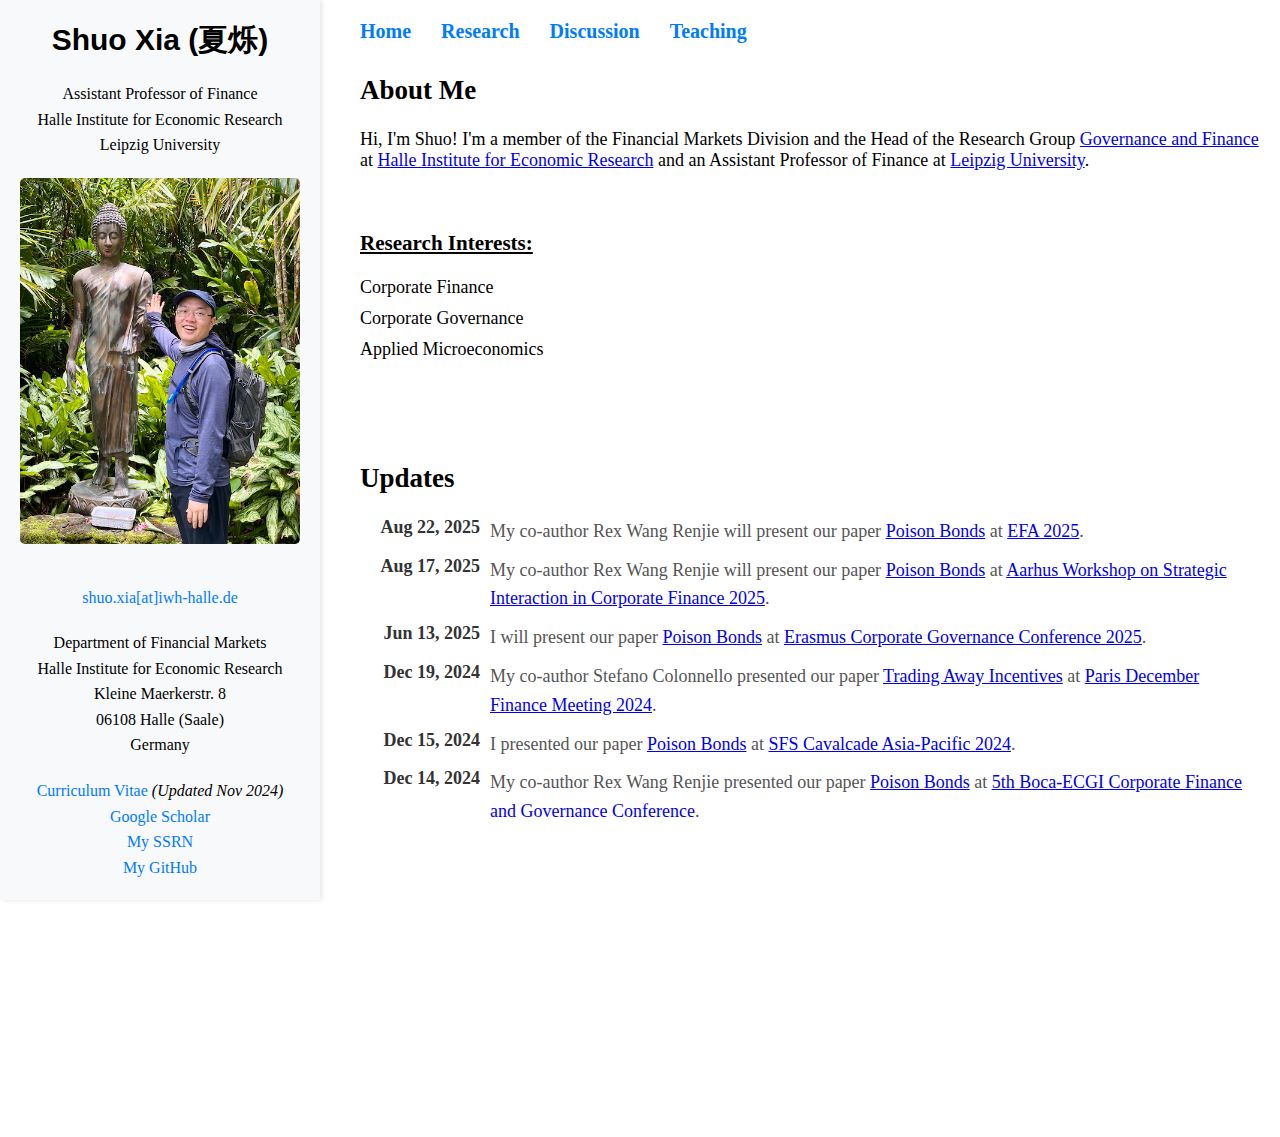
<file: index.html>
<!DOCTYPE html>
<html lang="en">
<head>
    <title>Shuo Xia 夏烁</title>
    <meta charset="utf-8">
    <meta name="viewport" content="width=device-width, initial-scale=1">
    <link rel="stylesheet" href="styles.css">
</head>


<body>
  <!-- Side Bar -->
  <div id="sidebar"></div>
  <!-- Main Content -->
  <div class="main-content">
    <!-- Navigation -->
    <nav>
      <ul>
        <li><a href="/">Home</a></li>
        <li><a href="Research.html">Research</a></li>
        <li><a href="Discussion.html">Discussion</a></li>
        <li><a href="Teaching.html">Teaching</a></li>
      </ul>
    </nav>

    <!-- Introduction Section -->
    <div>
      <h2>About Me</h2>
      <p>Hi, I'm Shuo! I'm a member of the Financial Markets Division and the Head of the Research Group <a href="https://www.iwh-halle.de/en/research/research-groups/detail/governance-and-finance" target="_blank" rel="noopener noreferrer">Governance and Finance</a> at
        <a href="https://www.iwh-halle.de/en/about-the-iwh/team/detail/shuo-xia" target="_blank" rel="noopener noreferrer"> Halle Institute for Economic Research</a> 
        and an Assistant Professor of Finance at <a href="https://www.wifa.uni-leipzig.de/en/institut-for-commerce-and-banking" target="_blank" rel="noopener noreferrer"> Leipzig University</a>.
      </p>
    <br>
      <h3><u><b>Research Interests:</b></u></h3>
      <ul>
        <li>Corporate Finance</li>
        <li>Corporate Governance</li>
        <li>Applied Microeconomics</li>
      </ul>
    </div>

  <br><br><br>
  <!-- Updates Section -->
   <div>
    <h2>Updates</h2>

    <!-- Scrollable Section -->
    <div class="list-section">
      <ul>
        <li>
          <div class="date">Aug 22, 2025</div>
          <div class="text">
            My co-author Rex Wang Renjie will present our paper <a href="https://papers.ssrn.com/sol3/papers.cfm?abstract_id=4486434" target="_blank" rel="noopener noreferrer">Poison Bonds</a> at <a href="https://efa2025.efa-meetings.org" target="_blank" rel="noopener noreferrer">EFA 2025</a>.
          </div>
        </li>
        <li>
          <div class="date">Aug 17, 2025</div>
          <div class="text">
            My co-author Rex Wang Renjie will present our paper <a href="https://papers.ssrn.com/sol3/papers.cfm?abstract_id=4486434" target="_blank" rel="noopener noreferrer">Poison Bonds</a> at <a href="https://events.au.dk/corpfin25/conference" target="_blank" rel="noopener noreferrer">Aarhus Workshop on Strategic Interaction in Corporate Finance 2025</a>.
          </div>
        </li>
        <li>
          <div class="date">Jun 13, 2025</div>
          <div class="text">
            I will present our paper <a href="https://papers.ssrn.com/sol3/papers.cfm?abstract_id=4486434" target="_blank" rel="noopener noreferrer">Poison Bonds</a> at <a href="https://www.eur.nl/en/ese/events/ecgc" target="_blank" rel="noopener noreferrer">Erasmus Corporate Governance Conference 2025</a>.
          </div>
        </li>
        <li>
          <div class="date">Dec 19, 2024</div>
          <div class="text">
            My co-author Stefano Colonnello presented our paper <a href="https://papers.ssrn.com/sol3/papers.cfm?abstract_id=4189561" target="_blank" rel="noopener noreferrer">Trading Away Incentives</a> at <a href="https://www.paris-december.eu" target="_blank" rel="noopener noreferrer">Paris December Finance Meeting 2024</a>.
          </div>
        </li>
        <li>
          <div class="date">Dec 15, 2024</div>
          <div class="text">
            I presented our paper <a href="https://papers.ssrn.com/sol3/papers.cfm?abstract_id=4486434" target="_blank" rel="noopener noreferrer">Poison Bonds</a> at <a href="https://sfs.org/sfs-cavalcade-asia-pacific-2024/" target="_blank" rel="noopener noreferrer">SFS Cavalcade Asia-Pacific 2024</a>.
          </div>
        </li>
        <li>
          <div class="date">Dec 14, 2024</div>
          <div class="text">
            My co-author Rex Wang Renjie presented our paper <a href="https://papers.ssrn.com/sol3/papers.cfm?abstract_id=4486434" target="_blank" rel="noopener noreferrer">Poison Bonds</a> at <a href="https://sites.google.com/view/review-of-corporate-finance/2024-boca-ecgi-conference?authuser=0#h.anp0ldpjwudg" target="_blank" rel="noopener noreferrer">5th Boca-ECGI Corporate Finance and Governance Conference</a>.
          </div>
        </li>
        <li>
          <div class="date">Nov 21, 2024</div>
          <div class="text">
            My co-author Stefano Colonnello presented our paper <a href="https://papers.ssrn.com/sol3/papers.cfm?abstract_id=4189561" target="_blank" rel="noopener noreferrer">Trading Away Incentives</a> at <a href="https://programme.strategicownership.com" target="_blank" rel="noopener noreferrer">Owners as Strategists Conference 2024</a>.
          </div>
        </li>
        <li>
          <div class="date">Nov 16, 2024</div>
          <div class="text">
            My co-author Rex Wang Renjie presented our paper <a href="https://papers.ssrn.com/sol3/papers.cfm?abstract_id=4339525" target="_blank" rel="noopener noreferrer">ESG Investing Beyond Risk and Return</a> at <a href="https://www.ou.edu/price/events/finance/climate-and-energy-research" target="_blank" rel="noopener noreferrer">OU-RFS Climate and Energy Finance Research Conference 2024</a>.
          </div>
        </li>
        <li>
          <div class="date">Oct 22, 2024</div>
          <div class="text">
            Our institute successfully held the <a href="https://www.iwh-halle.de/ueber-das-iwh/veranstaltungen/detail/10th-iwh-fin-fire-workshop-on-challenges-to-financial-stability" target="_blank" rel="noopener noreferrer">10th IWH-FIN-FIRE Workshop on "Challenges to Financial Stability"</a>.
          </div>
        </li>
        <li>
          <div class="date">Jul 05, 2024</div>
          <div class="text">
            I presented our papers <a href="https://papers.ssrn.com/sol3/papers.cfm?abstract_id=4486434" target="_blank" rel="noopener noreferrer">Poison Bonds</a> and <a href="https://papers.ssrn.com/sol3/papers.cfm?abstract_id=4339525" target="_blank" rel="noopener noreferrer">ESG Investing Beyond Risk and Return</a>  at <a href="https://www.fma.org/2024seoul" target="_blank" rel="noopener noreferrer">FMA Asia-Pacific 2024</a>.
          </div>
        </li>
        <li>
          <div class="date">Jul 05, 2024</div>
          <div class="text">
            I discussted the papers <a href="https://papers.ssrn.com/sol3/papers.cfm?abstract_id=3747263" target="_blank" rel="noopener noreferrer">Self-Dealing in Corporate Investment</a>  at <a href="https://www.fma.org/2024seoul" target="_blank" rel="noopener noreferrer">FMA Asia-Pacific 2024</a>.
          </div>
        </li>
        <li>
          <div class="date">Jul 11, 2024</div>
          <div class="text">
            I presented our papers <a href="https://papers.ssrn.com/sol3/papers.cfm?abstract_id=4189561" target="_blank" rel="noopener noreferrer">Trading Away Incentives</a> and <a href="https://papers.ssrn.com/sol3/papers.cfm?abstract_id=4339525" target="_blank" rel="noopener noreferrer">ESG Investing Beyond Risk and Return</a>  at <a href="http://www.cicfconf.org/past/cicf2024/" target="_blank" rel="noopener noreferrer">CICF 2024</a>.
          </div>
        </li>
        <li>
          <div class="date">Jun 30, 2024</div>
          <div class="text">
            My co-author Rex Wang Renjie presented our paper <a href="https://papers.ssrn.com/sol3/papers.cfm?abstract_id=4486434" target="_blank" rel="noopener noreferrer">Poison Bonds</a> at <a href="https://westernfinance.org/conference-2024/" target="_blank" rel="noopener noreferrer">WFA 2024</a>.
          </div>
        </li>
        <li>
          <div class="date">Mar 08, 2024</div>
          <div class="text">
            My co-author Rex Wang Renjie presented our paper <a href="https://papers.ssrn.com/sol3/papers.cfm?abstract_id=4486434" target="_blank" rel="noopener noreferrer">Poison Bonds</a> at <a href="https://fbe.unimelb.edu.au/__data/assets/pdf_file/0006/4964514/FDU-2024-Academic-Program-v08Mar.pdf" target="_blank" rel="noopener noreferrer">Finance Down Under 2024</a>.
          </div>
        </li>
        <li>
          <div class="date">Feb 26, 2024</div>
          <div class="text">
            I discussted the paper <a href="https://papers.ssrn.com/sol3/papers.cfm?abstract_id=4099685" target="_blank" rel="noopener noreferrer">Self-Declared Benchmarks and Fund Manager Intent:
              “Cheating” or Competing?</a> at <a href="https://www.fma.org/cam2024" target="_blank" rel="noopener noreferrer">FMA Consortium on Asset Management 2024</a>.
          </div>
        </li>
        <li>
          <div class="date">Feb 26, 2024</div>
          <div class="text">
            My co-author Rex Wang Renjie presented our paper <a href="https://papers.ssrn.com/sol3/papers.cfm?abstract_id=4486434" target="_blank" rel="noopener noreferrer">Poison Bonds</a> at <a href="https://www.fma.org/cam2024" target="_blank" rel="noopener noreferrer">FMA Consortium on Asset Management 2024</a>.
          </div>
        </li>
        <li>
          <div class="date">Feb 24, 2024</div>
          <div class="text">
            My co-author Rex Wang Renjie presented our paper <a href="https://papers.ssrn.com/sol3/papers.cfm?abstract_id=4486434" target="_blank" rel="noopener noreferrer">Poison Bonds</a> at <a href="https://www.law.nyu.edu/centers/pollackcenterlawbusiness/events/nyupennconference" target="_blank" rel="noopener noreferrer">18th NYU/Penn Conference on Law and Finance</a>.
          </div>
        </li>
      </ul>
    </div>
 </div>

  <!-- visitor map Section -->
<div style="width: 500px;height: 300px;margin: 0 auto; margin-top: 30;">
  <script type='text/javascript' id='clustrmaps' src='//cdn.clustrmaps.com/map_v2.js?cl=ffffff&w=a&t=tt&d=Tyka5pHMopjQ5mA8bTQnH4LWNvB3pOUxmOTuXRkCv-M'></script>  </div>
</div>

<script>
  // Fetch and load the sidebar dynamically
  fetch('sidebar.html')
      .then(response => response.text())
      .then(data => {
          document.getElementById('sidebar').innerHTML = data;
      })
      .catch(error => console.error('Error loading sidebar:', error));
</script>

</body>

</html>
</file>
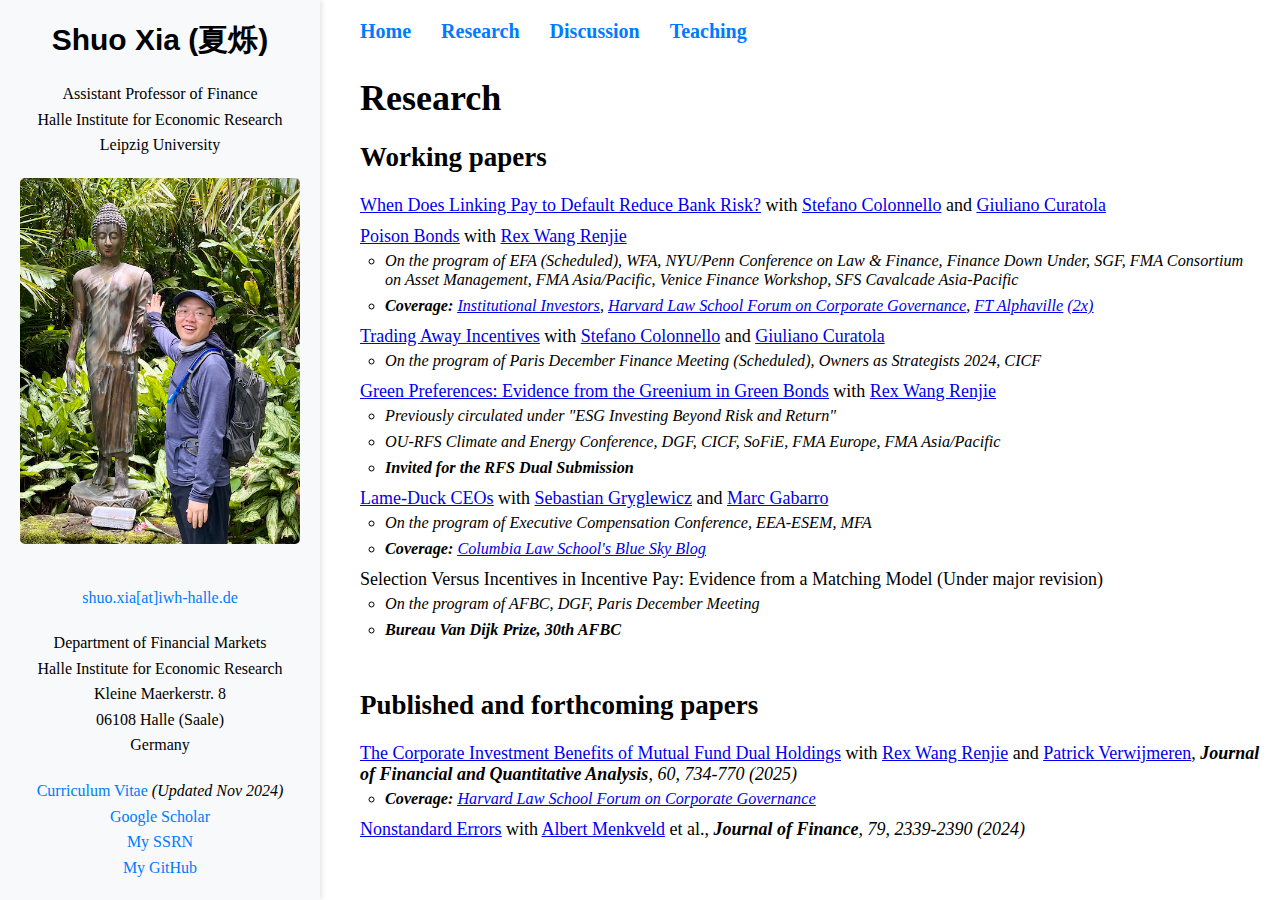
<file: Research.html>
<!DOCTYPE html>
<html lang="en">
<head>
    <title>Shuo Xia 夏烁</title>
    <meta charset="utf-8">
    <meta name="viewport" content="width=device-width, initial-scale=1">
    <link rel="stylesheet" href="styles.css">
</head>


<body>
  <!-- Side Bar -->
  <div id="sidebar"></div>
  <!-- Main Content -->
  <div class="main-content">
    <!-- Navigation -->
    <nav>
      <ul>
        <li><a href="/">Home</a></li>
        <li><a href="Research.html">Research</a></li>
        <li><a href="Discussion.html">Discussion</a></li>
        <li><a href="Teaching.html">Teaching</a></li>
      </ul>
    </nav>

    <!-- Main Section for Research -->
    <div>
      <h1>Research</h1>
        <!-- Working papers -->
      <div>
        <h2>Working papers</h2>
        <ol>
            <li class="paper" words="">
                <a href="https://papers.ssrn.com/sol3/papers.cfm?abstract_id=4794832" target="_blank" rel="noopener noreferrer"><u>When Does Linking Pay to Default Reduce Bank Risk?</u></a> 
                with <a href="https://sites.google.com/site/stefanocolonnello/" target="_blank" rel="noopener noreferrer">Stefano Colonnello</a> 
                and <a href="https://sites.google.com/site/curatolagiuliano/" target="_blank" rel="noopener noreferrer">Giuliano Curatola</a> 
            </li>
            <li class="paper" words="">
                <a href="https://papers.ssrn.com/sol3/papers.cfm?abstract_id=4486434" target="_blank" rel="noopener noreferrer"><u>Poison Bonds</u></a> 
                with <a href="https://rexwangrenjie.weebly.com" target="_blank" rel="noopener noreferrer">Rex Wang Renjie</a>
                <ol>
                    <li>On the program of EFA (Scheduled), WFA, NYU/Penn Conference on Law & Finance, Finance Down Under, SGF, FMA Consortium on Asset Management,  FMA Asia/Pacific,  Venice Finance Workshop, SFS Cavalcade Asia-Pacific
                    </li>
                    <li><b>Coverage:</b>  <a href="https://www.institutionalinvestor.com/article/2c1mlv5y6cpyfeefs4s8w/portfolio/poison-pills-have-been-replaced-and-the-results-arent-pretty" target="_blank" rel="noopener noreferrer"> <i><u>Institutional Investors</u></i></a>,  
                        <a href="https://corpgov.law.harvard.edu/2024/01/18/poison-bonds/" target="_blank" rel="noopener noreferrer"> <i><u>Harvard Law School Forum on Corporate Governance</u></i></a>,
                        <a href="https://www.ft.com/content/8850b783-4696-4cb1-aab8-125417910689" target="_blank" rel="noopener noreferrer"> <i><u>FT Alphaville</u></i></a>
                        <a href="https://www.ft.com/content/cf8966ac-a3b8-4282-8046-a74b6bb03376" target="_blank" rel="noopener noreferrer"> <i><u>(2x)</u></i></a> 
                    </li>
                </ol>
            </li>    
            <li class="paper" words="">
                <a href="https://papers.ssrn.com/sol3/papers.cfm?abstract_id=4189561" target="_blank" rel="noopener noreferrer"><u>Trading Away Incentives</u></a> 
                with <a href="https://sites.google.com/site/stefanocolonnello/" target="_blank" rel="noopener noreferrer">Stefano Colonnello</a> 
                and <a href="https://sites.google.com/site/curatolagiuliano/" target="_blank" rel="noopener noreferrer">Giuliano Curatola</a>
                <ol>
                    <li>On the program of Paris December Finance Meeting (Scheduled), Owners as Strategists 2024, CICF
                    </li>
                </ol>
            </li>     
            <li class="paper" words="">
                <a href="https://papers.ssrn.com/sol3/papers.cfm?abstract_id=4339525" target="_blank" rel="noopener noreferrer"><u>Green Preferences: Evidence from the Greenium in Green Bonds</u></a> 
                with <a href="https://rexwangrenjie.weebly.com" target="_blank" rel="noopener noreferrer">Rex Wang Renjie</a>
                <ol>
                    <li>Previously circulated under "ESG Investing Beyond Risk and Return"  
                    </li>
                    <li>OU-RFS Climate and Energy Conference, DGF, CICF, SoFiE, FMA Europe, FMA Asia/Pacific
                    </li>
                    <li><b>Invited for the RFS Dual Submission</b>
                    </li>
                </ol>
            </li>
            <li class="paper" words="">
                <a href="https://papers.ssrn.com/sol3/papers.cfm?abstract_id=3193048" target="_blank" rel="noopener noreferrer"><u>Lame-Duck CEOs</u></a> 
                with <a href="https://personal.eur.nl/gryglewicz/" target="_blank" rel="noopener noreferrer">Sebastian Gryglewicz</a> 
                and <a href="https://personal.eur.nl/gabarro/" target="_blank" rel="noopener noreferrer">Marc Gabarro</a> 
                <ol>
                    <li>On the program of Executive Compensation Conference, EEA-ESEM, MFA
                    </li>
                    <li><b>Coverage:</b>  <a href="https://clsbluesky.law.columbia.edu/2018/10/17/lame-duck-ceos/" target="_blank" rel="noopener noreferrer"> <i><u>Columbia Law School's Blue Sky Blog​</u></i></a>  
                    </li>
                </ol>
            </li>
            <li class="paper" words="">
                Selection Versus Incentives in Incentive Pay: Evidence from a Matching Model (Under major revision)
                <ol>
                    <li>On the program of AFBC, DGF, Paris December Meeting
                    </li>
                    <li><b>Bureau Van Dijk Prize, 30th AFBC</b>
                    </li>
                </ol> 
            </li>                                                                                            
        </ol>
     </div>

     <!-- Published and forthcoming papers -->
     <div style="margin-top: 50px;">
        <h2>Published and forthcoming papers</h2>
        <ol>
            <li class="paper" words="">
                <a href="https://www.cambridge.org/core/journals/journal-of-financial-and-quantitative-analysis/article/corporate-investment-benefits-of-mutual-fund-dual-holdings/2D431805476741E0E1F777FD85424510" target="_blank" rel="noopener noreferrer"><u>The Corporate Investment Benefits of Mutual Fund Dual Holdings</u></a> 
                with <a href="https://rexwangrenjie.weebly.com" target="_blank" rel="noopener noreferrer">Rex Wang Renjie</a>
                and <a href="https://sites.google.com/site/patrickverwijmeren/" target="_blank" rel="noopener noreferrer">Patrick Verwijmeren</a>, <i><b>Journal of Financial and Quantitative Analysis</b>, 60, 734-770 (2025)</i>
                <ol>
                    <li><b>Coverage:</b>  <a href="https://corpgov.law.harvard.edu/2024/02/02/the-corporate-investment-benefits-of-mutual-fund-dual-holdings/" target="_blank" rel="noopener noreferrer"> <i><u>Harvard Law School Forum on Corporate Governance​</u></i></a>  
                    </li>
                </ol>
            </li>    
            <li class="paper" words="">
                <a href="https://onlinelibrary.wiley.com/doi/10.1111/jofi.13337" target="_blank" rel="noopener noreferrer"><u>Nonstandard Errors</u></a>
                with <a href="https://albertjmenkveld.com" target="_blank" rel="noopener noreferrer">Albert Menkveld</a> et al., <i><b>Journal of Finance</b>, 79, 2339-2390 (2024)</i> 
            </li>                                                                                            
        </ol>
    </div>
    </div>
  </div>


  <script>
    // Fetch and load the sidebar dynamically
    fetch('sidebar.html')
        .then(response => response.text())
        .then(data => {
            document.getElementById('sidebar').innerHTML = data;
        })
        .catch(error => console.error('Error loading sidebar:', error));
</script>

</body>

</html>
</file>
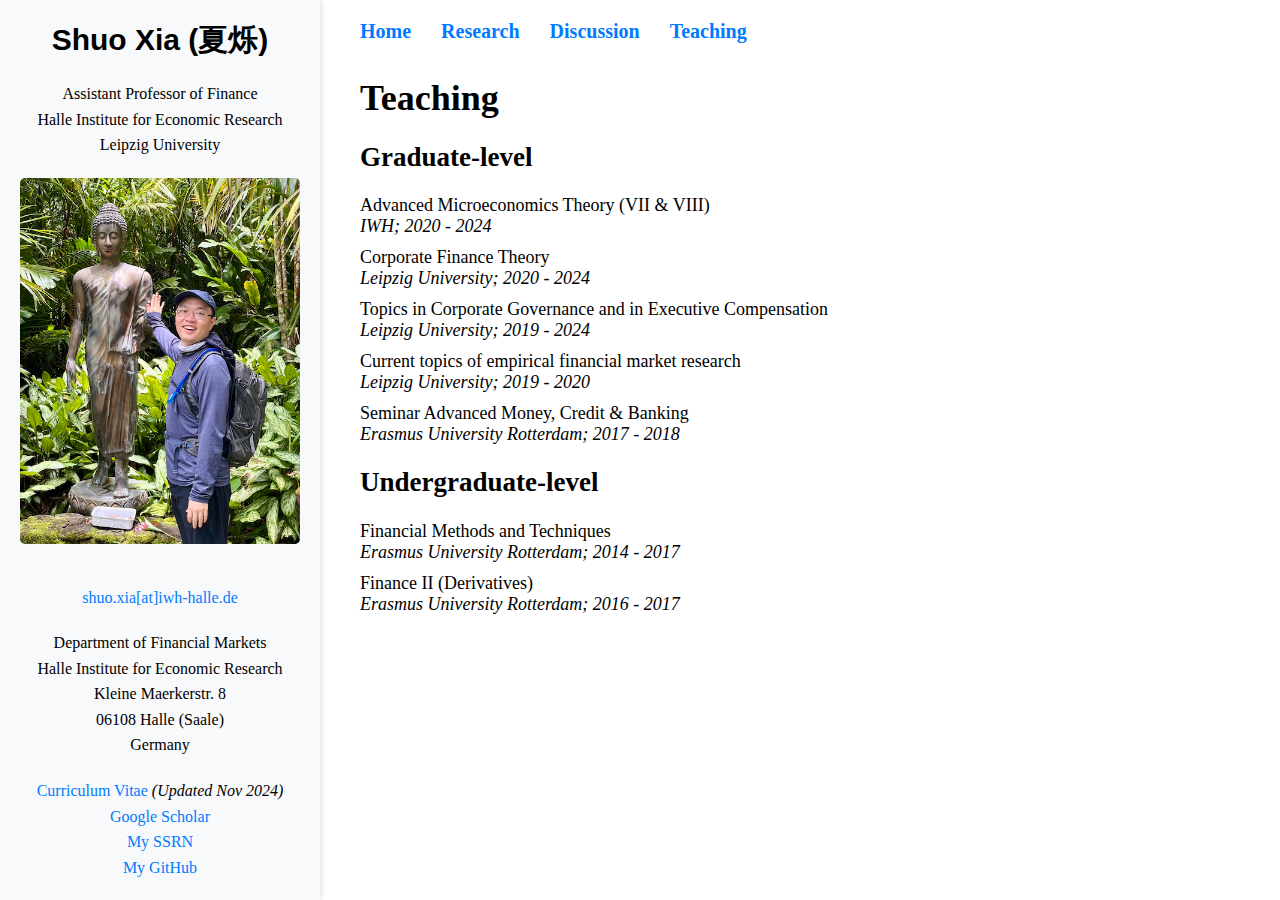
<file: Teaching.html>
<!DOCTYPE html>
<html lang="en">
<head>
    <title>Shuo Xia 夏烁</title>
    <meta charset="utf-8">
    <meta name="viewport" content="width=device-width, initial-scale=1">
    <link rel="stylesheet" href="styles.css">
</head>


<body>
  <!-- Side Bar -->
  <div id="sidebar"></div>
  <!-- Main Content -->
  <div class="main-content">
    <!-- Navigation -->
    <nav>
      <ul>
        <li><a href="/">Home</a></li>
        <li><a href="Research.html">Research</a></li>
        <li><a href="Discussion.html">Discussion</a></li>
        <li><a href="Teaching.html">Teaching</a></li>
      </ul>
    </nav>

    <!-- Main Section -->
    <div>
      <h1>Teaching</h1>
      <div>
        <h2>Graduate-level</h2>
        <ul>
            <li class="paper" words="">
                Advanced Microeconomics Theory (VII & VIII)<br>
                <i> IWH; 2020 - 2024</i>
            </li>
            <li class="paper" words="">
                Corporate Finance Theory<br>
                <i> Leipzig University; 2020 - 2024</i>
            </li>  
            <li class="paper" words="">
                Topics in Corporate Governance and in Executive Compensation<br>
                <i> Leipzig University; 2019 - 2024</i>
            </li>   
            <li class="paper" words="">
                Current topics of empirical financial market research<br>
                <i> Leipzig University; 2019 - 2020</i>
            </li>  
            <li class="paper" words="">
                Seminar Advanced Money, Credit & Banking<br>
                <i> Erasmus University Rotterdam; 2017 - 2018</i>
            </li>                                                                                          
        </ul>
     </div>
     <div>
        <h2>Undergraduate-level</h2>
        <ul>
            <li class="paper" words="">
                Financial Methods and Techniques<br>
                <i> Erasmus University Rotterdam; 2014 - 2017</i>
            </li>
            <li class="paper" words="">
                Finance II (Derivatives)<br>
                <i> Erasmus University Rotterdam; 2016 - 2017</i>
            </li>                                                                                          
        </ul>
    </div>
    </div>
  </div>

  <script>
    // Fetch and load the sidebar dynamically
    fetch('sidebar.html')
        .then(response => response.text())
        .then(data => {
            document.getElementById('sidebar').innerHTML = data;
        })
        .catch(error => console.error('Error loading sidebar:', error));
</script>
</body>

</html>
</file>
<file: styles.css>
/* styles.css */

body {
    font-family: 'Garamond', serif;
    font-size: 18px;
    margin: 0;
    display: flex;
    flex-wrap: wrap;
    min-height: 100vh;
}

.sidebar {
    width: 25%; /* Ensure this matches the main-content margin */
    min-width: 250px;  /* Prevent the sidebar from shrinking too much */
    background-color: #f8f9fa;
    padding: 20px;
    box-shadow: 2px 0 5px rgba(0, 0, 0, 0.1);
    height: 100vh;
    position: fixed; /* Keeps the sidebar fixed */
    top: 0;
    left: 0;
    overflow-y: auto;
    text-align: center;
    transition: all 0.3s ease-in-out;
    box-sizing: border-box; /* Includes padding in width calculation */
}

.sidebar img {
    max-width: 100%;
    width: 300px;
    border-radius: 5px;
    margin: 0 auto 20px auto;
}

.sidebar .title-section h1 {
    font-family: 'Oswald', sans-serif;
    font-size: 30px;
    font-weight: bold;
    margin: 0;
    text-align: center;
    margin-bottom: 20px;
}

.sidebar .title-section p,
.sidebar .email,
.sidebar .contact-info {
    font-family: 'Garamond', serif;
    font-size: 16px;
    line-height: 1.6;
    margin-bottom: 20px;
    text-align: center;
}

.sidebar a {
    text-decoration: none;
    color: #007bff;
}

.main-content {
    margin-left: calc(25% + 20px); /* Matches sidebar width + padding */
    width: calc(75% - 20px); /* Adjusts for remaining space */
    padding: 20px; 
    transition: all 0.3s ease-in-out;
    box-sizing: border-box; /* Ensures padding is included in the width calculation */
}

nav ul {
    list-style: none;
    padding: 0;
    margin: 0;
    display: flex;
    gap: 30px;
}

nav ul li a {
    text-decoration: none;
    color: #007bff;
    font-weight: bold;
    font-size: 20px;
}

h1 {
    font-family: 'Garamond', serif;
    margin-bottom: 20px;
    font-weight: bold;
}

ul, ol {
    list-style: none;
    padding: 0;
}

ul li, ol li {
    margin-bottom: 10px;
}

ol ol {
    margin-top: 5px;
    padding-left: 25px;
    list-style-type: circle;
    font-size: 0.9em;
    color: black;
}

ol ol li {
    margin-bottom: 7px;
    font-style: italic;
}

@media (max-width: 768px) {
    body {
        flex-direction: column;
    }

    .sidebar {
        width: 100%;
        height: auto;
        position: relative;
        box-shadow: none;
    }

    .main-content {
        margin-left: 0;
        width: 100%;
    }
}

/* CSS for Scrollable Section */

.list-section {
    max-height: 300px; /* Set a maximum height for the scrollable section */
    overflow-y: auto; /* Enable vertical scrolling */
    padding-right: 10px; /* Add padding for better readability */
    margin-top: 10px; /* Small gap above the section */
    box-sizing: border-box; /* Include padding in height calculation */
}

/* Ensure each list item is aligned properly */
.list-section ul {
    list-style: none; /* Remove default bullets */
    padding: 0;
    margin: 0;
}

/* Align date and text side by side */
.list-section li {
    display: flex;
    justify-content: flex-start; /* Align items to the left */
    align-items: flex-start; /* Align items at the top */
    margin-bottom: 10px; /* Space between items */
}

/* Style for the date */
.list-section .date {
    flex: 0 0 120px; /* Fixed width for the date */
    font-weight: bold; /* Highlight the date */
    margin-right: 10px; /* Add space between date and text */
    color: #333; /* Darker color for better readability */
    text-align: right; /* Align the date text to the right */
}

/* Style for the text */
.list-section .text {
    flex: 1; /* Allow the text to take the remaining space */
    color: #555; /* Subtle color for the text */
    line-height: 1.6; /* Improve readability */
}
</file>
